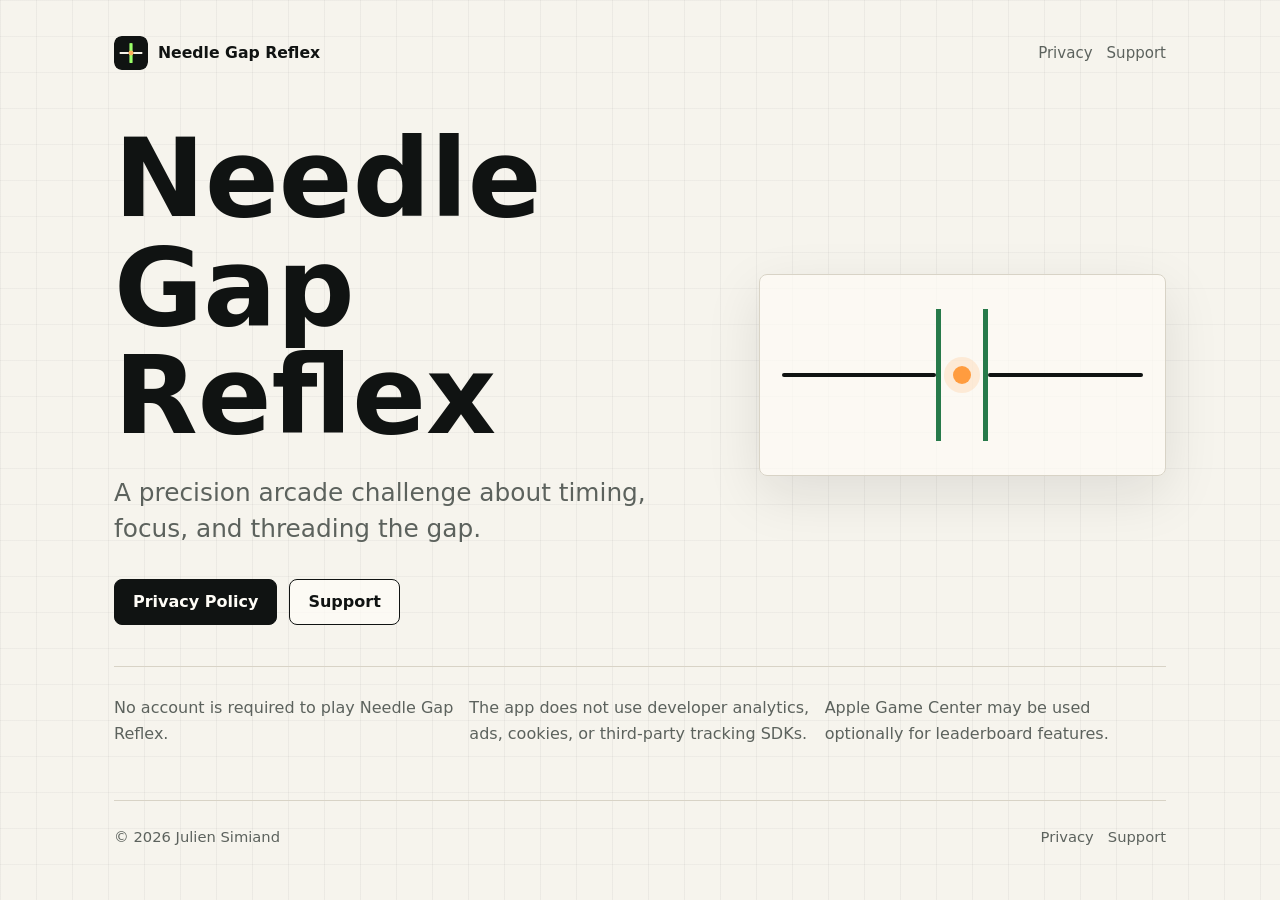
<file: index.html>
<!doctype html>
<html lang="en">
  <head>
    <meta charset="utf-8">
    <meta name="viewport" content="width=device-width, initial-scale=1">
    <title>Needle Gap Reflex</title>
    <meta name="description" content="Needle Gap Reflex is a precision arcade challenge about timing, focus, and threading the gap.">
    <link rel="canonical" href="https://needlegapgame.com/">
    <meta property="og:title" content="Needle Gap Reflex">
    <meta property="og:description" content="A precision arcade challenge about timing, focus, and threading the gap.">
    <meta property="og:url" content="https://needlegapgame.com/">
    <meta property="og:type" content="website">
    <link rel="icon" href="/assets/needle-gap-mark.svg" type="image/svg+xml">
    <link rel="stylesheet" href="/styles.css">
  </head>
  <body>
    <div class="site-shell">
      <header class="site-header" aria-label="Site header">
        <a class="brand" href="/" aria-label="Needle Gap Reflex home">
          <img src="/assets/needle-gap-mark.svg" width="34" height="34" alt="">
          <span>Needle Gap Reflex</span>
        </a>
        <nav class="site-nav" aria-label="Primary navigation">
          <a href="/privacy">Privacy</a>
          <a href="/support">Support</a>
        </nav>
      </header>

      <main>
        <section class="hero" aria-labelledby="home-title">
          <div class="hero-copy">
            <h1 id="home-title">Needle Gap Reflex</h1>
            <p class="lede">A precision arcade challenge about timing, focus, and threading the gap.</p>
            <div class="actions" aria-label="Important links">
              <a class="button" href="/privacy">Privacy Policy</a>
              <a class="button secondary" href="/support">Support</a>
            </div>
          </div>

          <div class="precision-frame" aria-hidden="true">
            <span class="rail"></span>
            <span class="gap"></span>
            <span class="rail"></span>
          </div>
        </section>

        <section class="info-strip" aria-label="App facts">
          <p>No account is required to play Needle Gap Reflex.</p>
          <p>The app does not use developer analytics, ads, cookies, or third-party tracking SDKs.</p>
          <p>Apple Game Center may be used optionally for leaderboard features.</p>
        </section>
      </main>

      <footer class="site-footer">
        <span>&copy; 2026 Julien Simiand</span>
        <nav aria-label="Footer navigation">
          <a href="/privacy">Privacy</a>
          <a href="/support">Support</a>
        </nav>
      </footer>
    </div>
  </body>
</html>
</file>
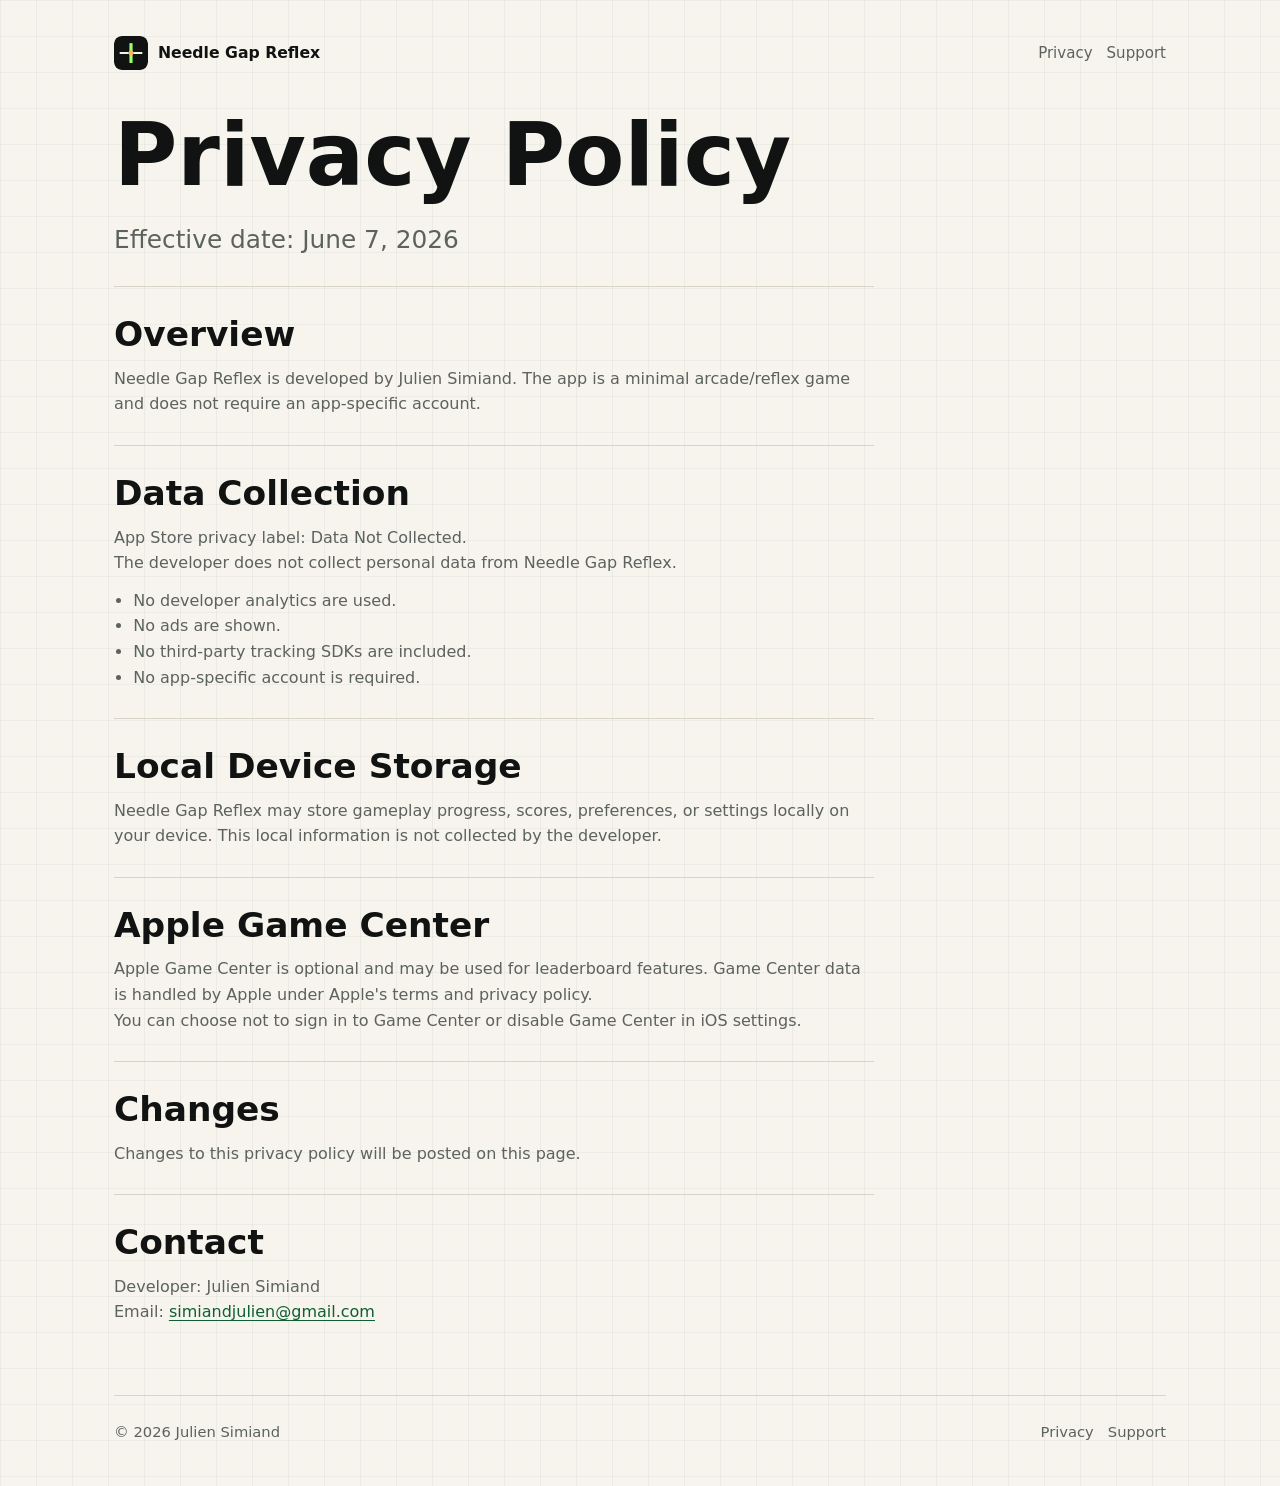
<file: privacy/index.html>
<!doctype html>
<html lang="en">
  <head>
    <meta charset="utf-8">
    <meta name="viewport" content="width=device-width, initial-scale=1">
    <title>Privacy Policy | Needle Gap Reflex</title>
    <meta name="description" content="Privacy policy for Needle Gap Reflex. No developer analytics, ads, third-party tracking SDKs, accounts, or personal data collection.">
    <link rel="canonical" href="https://needlegapgame.com/privacy">
    <meta property="og:title" content="Privacy Policy | Needle Gap Reflex">
    <meta property="og:description" content="Needle Gap Reflex does not collect personal data by the developer.">
    <meta property="og:url" content="https://needlegapgame.com/privacy">
    <meta property="og:type" content="website">
    <link rel="icon" href="/assets/needle-gap-mark.svg" type="image/svg+xml">
    <link rel="stylesheet" href="/styles.css">
  </head>
  <body>
    <div class="site-shell">
      <header class="site-header" aria-label="Site header">
        <a class="brand" href="/" aria-label="Needle Gap Reflex home">
          <img src="/assets/needle-gap-mark.svg" width="34" height="34" alt="">
          <span>Needle Gap Reflex</span>
        </a>
        <nav class="site-nav" aria-label="Primary navigation">
          <a href="/privacy" aria-current="page">Privacy</a>
          <a href="/support">Support</a>
        </nav>
      </header>

      <main class="page">
        <h1>Privacy Policy</h1>
        <p class="lede">Effective date: June 7, 2026</p>

        <section class="content-section" aria-labelledby="overview">
          <h2 id="overview">Overview</h2>
          <p>Needle Gap Reflex is developed by Julien Simiand. The app is a minimal arcade/reflex game and does not require an app-specific account.</p>
        </section>

        <section class="content-section" aria-labelledby="data">
          <h2 id="data">Data Collection</h2>
          <p>App Store privacy label: Data Not Collected.</p>
          <p>The developer does not collect personal data from Needle Gap Reflex.</p>
          <ul>
            <li>No developer analytics are used.</li>
            <li>No ads are shown.</li>
            <li>No third-party tracking SDKs are included.</li>
            <li>No app-specific account is required.</li>
          </ul>
        </section>

        <section class="content-section" aria-labelledby="local">
          <h2 id="local">Local Device Storage</h2>
          <p>Needle Gap Reflex may store gameplay progress, scores, preferences, or settings locally on your device. This local information is not collected by the developer.</p>
        </section>

        <section class="content-section" aria-labelledby="game-center">
          <h2 id="game-center">Apple Game Center</h2>
          <p>Apple Game Center is optional and may be used for leaderboard features. Game Center data is handled by Apple under Apple's terms and privacy policy.</p>
          <p>You can choose not to sign in to Game Center or disable Game Center in iOS settings.</p>
        </section>

        <section class="content-section" aria-labelledby="changes">
          <h2 id="changes">Changes</h2>
          <p>Changes to this privacy policy will be posted on this page.</p>
        </section>

        <section class="content-section" aria-labelledby="contact">
          <h2 id="contact">Contact</h2>
          <p>Developer: Julien Simiand</p>
          <p>Email: <a href="mailto:simiandjulien@gmail.com">simiandjulien@gmail.com</a></p>
        </section>
      </main>

      <footer class="site-footer">
        <span>&copy; 2026 Julien Simiand</span>
        <nav aria-label="Footer navigation">
          <a href="/privacy">Privacy</a>
          <a href="/support">Support</a>
        </nav>
      </footer>
    </div>
  </body>
</html>
</file>
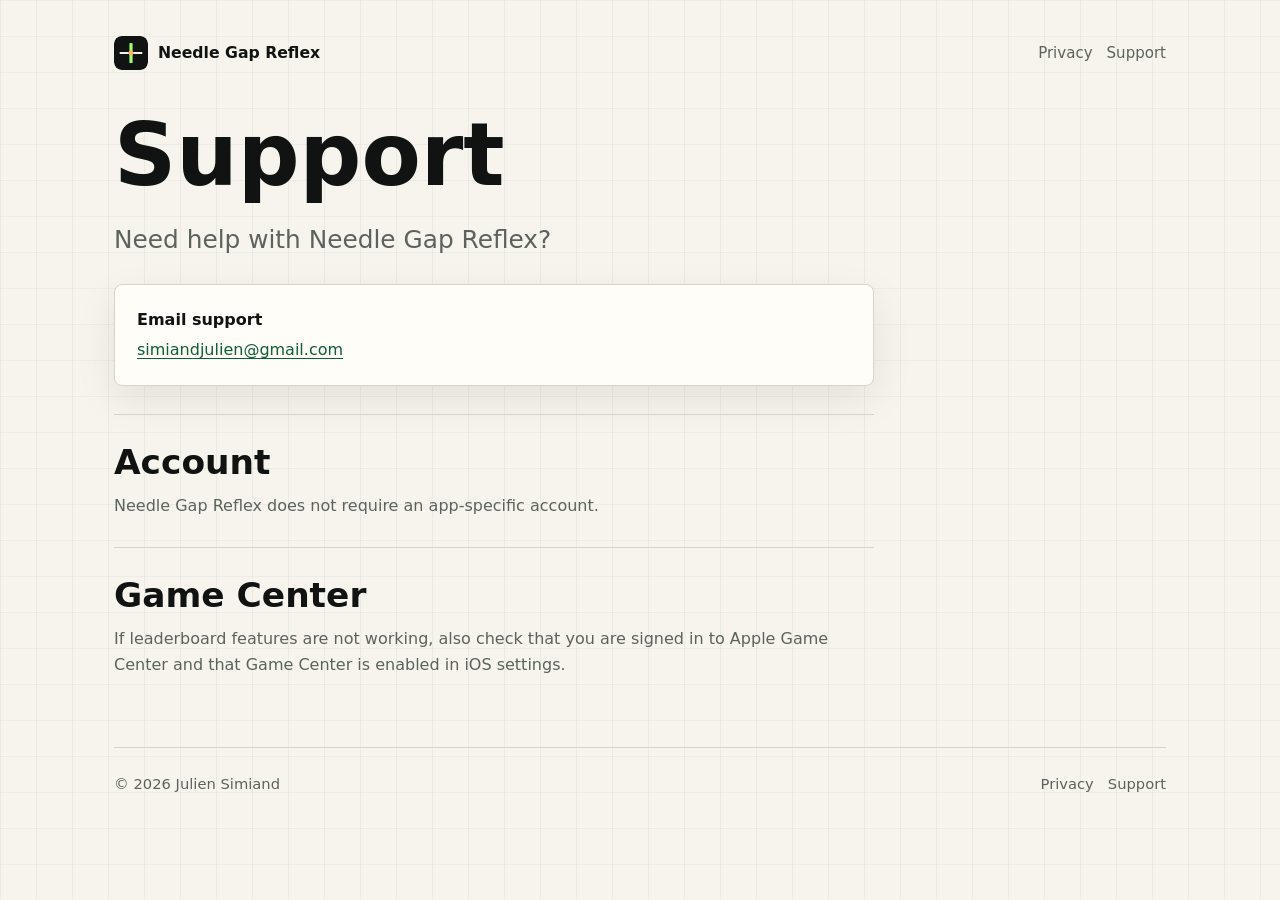
<file: support/index.html>
<!doctype html>
<html lang="en">
  <head>
    <meta charset="utf-8">
    <meta name="viewport" content="width=device-width, initial-scale=1">
    <title>Support | Needle Gap Reflex</title>
    <meta name="description" content="Support page for Needle Gap Reflex, with contact email and Game Center troubleshooting notes.">
    <link rel="canonical" href="https://needlegapgame.com/support">
    <meta property="og:title" content="Support | Needle Gap Reflex">
    <meta property="og:description" content="Get support for Needle Gap Reflex.">
    <meta property="og:url" content="https://needlegapgame.com/support">
    <meta property="og:type" content="website">
    <link rel="icon" href="/assets/needle-gap-mark.svg" type="image/svg+xml">
    <link rel="stylesheet" href="/styles.css">
  </head>
  <body>
    <div class="site-shell">
      <header class="site-header" aria-label="Site header">
        <a class="brand" href="/" aria-label="Needle Gap Reflex home">
          <img src="/assets/needle-gap-mark.svg" width="34" height="34" alt="">
          <span>Needle Gap Reflex</span>
        </a>
        <nav class="site-nav" aria-label="Primary navigation">
          <a href="/privacy">Privacy</a>
          <a href="/support" aria-current="page">Support</a>
        </nav>
      </header>

      <main class="page">
        <h1>Support</h1>
        <p class="lede">Need help with Needle Gap Reflex?</p>

        <div class="contact-box">
          <strong>Email support</strong>
          <a href="mailto:simiandjulien@gmail.com">simiandjulien@gmail.com</a>
        </div>

        <section class="content-section" aria-labelledby="account">
          <h2 id="account">Account</h2>
          <p>Needle Gap Reflex does not require an app-specific account.</p>
        </section>

        <section class="content-section" aria-labelledby="game-center-support">
          <h2 id="game-center-support">Game Center</h2>
          <p>If leaderboard features are not working, also check that you are signed in to Apple Game Center and that Game Center is enabled in iOS settings.</p>
        </section>
      </main>

      <footer class="site-footer">
        <span>&copy; 2026 Julien Simiand</span>
        <nav aria-label="Footer navigation">
          <a href="/privacy">Privacy</a>
          <a href="/support">Support</a>
        </nav>
      </footer>
    </div>
  </body>
</html>
</file>
<file: styles.css>
:root {
  color-scheme: light;
  --bg: #f6f4ed;
  --ink: #101312;
  --muted: #5c625d;
  --line: #d8d3c6;
  --panel: #fffdf7;
  --accent: #277a4a;
  --accent-strong: #0f5e34;
  --signal: #ff9c3f;
  --shadow: 0 18px 55px rgba(16, 19, 18, 0.1);
  --radius: 8px;
  font-family: Inter, ui-sans-serif, system-ui, -apple-system, BlinkMacSystemFont, "Segoe UI", sans-serif;
}

* {
  box-sizing: border-box;
}

html {
  min-height: 100%;
  background: var(--bg);
}

body {
  min-height: 100vh;
  margin: 0;
  background:
    linear-gradient(90deg, rgba(16, 19, 18, 0.045) 1px, transparent 1px) 0 0 / 36px 36px,
    linear-gradient(180deg, rgba(16, 19, 18, 0.035) 1px, transparent 1px) 0 0 / 36px 36px,
    var(--bg);
  color: var(--ink);
  line-height: 1.6;
}

a {
  color: var(--accent-strong);
  text-underline-offset: 0.18em;
}

a:focus-visible,
button:focus-visible {
  outline: 3px solid rgba(39, 122, 74, 0.35);
  outline-offset: 4px;
}

.site-shell {
  width: min(100%, 1120px);
  margin: 0 auto;
  padding: 20px;
}

.site-header {
  display: flex;
  align-items: center;
  justify-content: space-between;
  gap: 18px;
  padding: 6px 0 38px;
}

.brand {
  display: inline-flex;
  align-items: center;
  gap: 10px;
  color: var(--ink);
  font-size: 0.98rem;
  font-weight: 750;
  text-decoration: none;
}

.brand img {
  width: 34px;
  height: 34px;
  border-radius: 8px;
}

.site-nav {
  display: flex;
  align-items: center;
  gap: 14px;
  color: var(--muted);
  font-size: 0.94rem;
}

.site-nav a {
  color: var(--muted);
  text-decoration: none;
}

.site-nav a:hover {
  color: var(--ink);
}

.hero {
  display: grid;
  gap: 34px;
  align-items: center;
  min-height: clamp(440px, 62vh, 560px);
  padding: 14px 0 38px;
}

.hero-copy {
  max-width: 710px;
}

h1,
h2 {
  margin: 0;
  line-height: 1;
  letter-spacing: 0;
}

h1 {
  max-width: 760px;
  font-size: clamp(3.1rem, 11vw, 6.8rem);
  font-weight: 860;
}

h2 {
  margin-top: 44px;
  font-size: clamp(1.8rem, 8vw, 3.2rem);
  font-weight: 820;
}

p {
  margin: 0;
}

.lede {
  max-width: 660px;
  margin-top: 24px;
  color: var(--muted);
  font-size: clamp(1.18rem, 3.8vw, 1.55rem);
  line-height: 1.45;
}

.actions {
  display: flex;
  flex-wrap: wrap;
  gap: 12px;
  margin-top: 32px;
}

.button {
  display: inline-flex;
  align-items: center;
  justify-content: center;
  min-height: 46px;
  padding: 0 18px;
  border: 1px solid var(--ink);
  border-radius: var(--radius);
  background: var(--ink);
  color: #fffdf7;
  font-weight: 740;
  text-decoration: none;
}

.button.secondary {
  background: rgba(255, 253, 247, 0.72);
  color: var(--ink);
}

.button:hover {
  transform: translateY(-1px);
}

.precision-frame {
  display: grid;
  grid-template-columns: 1fr 52px 1fr;
  align-items: center;
  min-height: 190px;
  padding: 34px 22px;
  border: 1px solid var(--line);
  border-radius: var(--radius);
  background: rgba(255, 253, 247, 0.68);
  box-shadow: var(--shadow);
}

.rail {
  height: 4px;
  border-radius: 999px;
  background: var(--ink);
}

.gap {
  position: relative;
  height: 132px;
  border-inline: 5px solid var(--accent);
}

.gap::before {
  position: absolute;
  top: 50%;
  left: 50%;
  width: 18px;
  height: 18px;
  border-radius: 50%;
  background: var(--signal);
  box-shadow: 0 0 0 9px rgba(255, 156, 63, 0.16);
  content: "";
  transform: translate(-50%, -50%);
}

.info-strip {
  display: grid;
  gap: 14px;
  padding: 28px 0 54px;
  border-top: 1px solid var(--line);
}

.info-strip p {
  max-width: 780px;
  color: var(--muted);
  font-size: 1rem;
}

.page {
  max-width: 760px;
  padding: 4px 0 70px;
}

.page h1 {
  font-size: clamp(2.6rem, 12vw, 5.4rem);
}

.page .lede {
  margin-bottom: 26px;
}

.content-section {
  margin-top: 28px;
  padding-top: 28px;
  border-top: 1px solid var(--line);
}

.content-section h2 {
  margin-top: 0;
  margin-bottom: 12px;
  font-size: clamp(1.45rem, 5vw, 2.15rem);
  line-height: 1.12;
}

.content-section p,
.content-section li {
  color: var(--muted);
}

.content-section ul {
  margin: 12px 0 0;
  padding-left: 1.2rem;
}

.contact-box {
  margin-top: 24px;
  padding: 22px;
  border: 1px solid var(--line);
  border-radius: var(--radius);
  background: var(--panel);
  box-shadow: 0 14px 42px rgba(16, 19, 18, 0.08);
}

.contact-box strong {
  display: block;
  margin-bottom: 4px;
}

.site-footer {
  display: flex;
  flex-wrap: wrap;
  justify-content: space-between;
  gap: 14px;
  padding: 24px 0 12px;
  border-top: 1px solid var(--line);
  color: var(--muted);
  font-size: 0.92rem;
}

.site-footer nav {
  display: flex;
  gap: 14px;
}

.site-footer a {
  color: var(--muted);
  text-decoration: none;
}

@media (min-width: 760px) {
  .site-shell {
    padding: 30px 34px;
  }

  .hero {
    grid-template-columns: minmax(0, 1.08fr) minmax(280px, 0.72fr);
  }

  .info-strip {
    grid-template-columns: repeat(3, 1fr);
  }
}

@media (prefers-reduced-motion: reduce) {
  *,
  *::before,
  *::after {
    scroll-behavior: auto !important;
    transition: none !important;
  }
}
</file>
